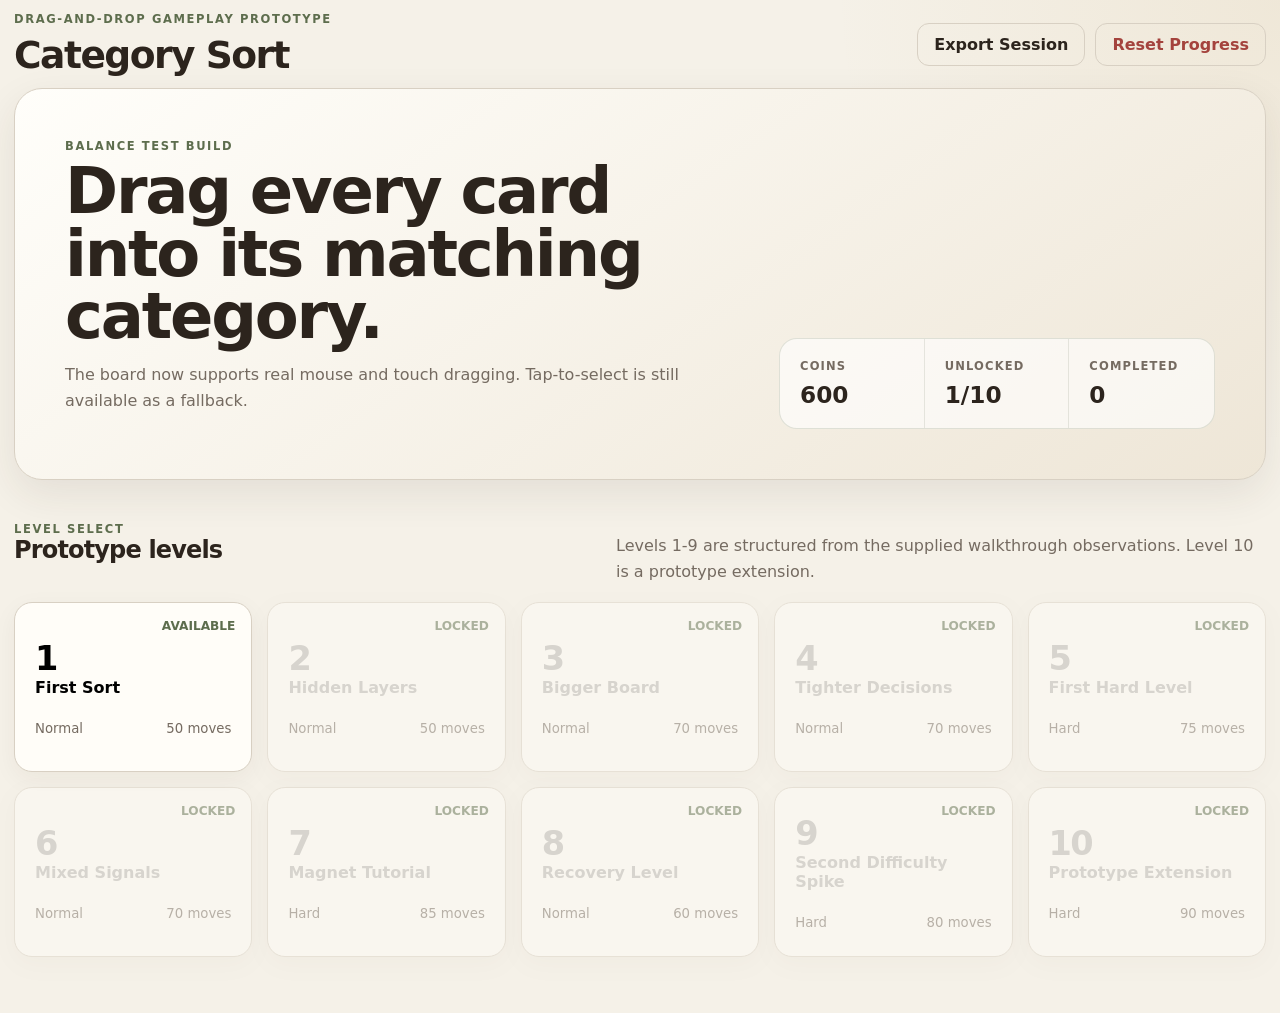
<file: index.html>
<!DOCTYPE html>
<html lang="en">
<head>
  <meta charset="UTF-8" />
  <meta name="viewport" content="width=device-width, initial-scale=1.0, maximum-scale=1.0" />
  <meta name="description" content="Drag-and-drop Category Sort gameplay prototype for level design and balance testing." />
  <title>Category Sort - Drag Prototype</title>
  <link rel="stylesheet" href="style.css" />
</head>
<body>
  <div class="app-shell">
    <header class="topbar">
      <div>
        <p class="eyebrow">DRAG-AND-DROP GAMEPLAY PROTOTYPE</p>
        <h1>Category Sort</h1>
      </div>
      <div class="topbar-actions">
        <button id="exportBtn" class="button ghost">Export Session</button>
        <button id="resetProgressBtn" class="button danger ghost">Reset Progress</button>
      </div>
    </header>

    <main>
      <section id="homeScreen" class="screen active">
        <div class="hero-card">
          <div>
            <p class="eyebrow">BALANCE TEST BUILD</p>
            <h2>Drag every card into its matching category.</h2>
            <p class="muted">The board now supports real mouse and touch dragging. Tap-to-select is still available as a fallback.</p>
          </div>
          <div class="hero-stats">
            <div><span>Coins</span><strong id="homeCoins">0</strong></div>
            <div><span>Unlocked</span><strong id="homeUnlocked">1/10</strong></div>
            <div><span>Completed</span><strong id="homeCompleted">0</strong></div>
          </div>
        </div>

        <div class="section-heading">
          <div>
            <p class="eyebrow">LEVEL SELECT</p>
            <h2>Prototype levels</h2>
          </div>
          <p class="muted">Levels 1-9 are structured from the supplied walkthrough observations. Level 10 is a prototype extension.</p>
        </div>
        <div id="levelGrid" class="level-grid"></div>
      </section>

      <section id="gameScreen" class="screen">
        <div class="game-board">
          <div class="game-header">
            <button id="backBtn" class="board-icon-button" aria-label="Back to levels">←</button>
            <div class="coin-chip"><span class="coin-symbol">●</span><strong id="coinsValue">0</strong></div>
            <div class="move-chip">Moves <strong id="movesValue">0/0</strong></div>
            <div class="deck-chip" aria-label="Cards remaining">
              <span class="mini-blue-card"></span>
              <strong id="remainingCards">0</strong>
            </div>
          </div>

          <div class="level-heading">
            <span id="difficultyBadge" class="badge">NORMAL</span>
            <h2 id="levelTitle">Level 1</h2>
            <span class="time-chip">Time <strong id="timeValue">00:00</strong></span>
          </div>

          <div id="messageBar" class="message-bar" aria-live="polite">Drag the top card to a matching category.</div>

          <section class="board-section categories-section">
            <div class="board-section-heading">
              <span>Target categories</span>
              <small>Drop matching cards onto the yellow piles</small>
            </div>
            <div id="categoryArea" class="category-area"></div>
          </section>

          <section class="board-section stacks-section">
            <div class="board-section-heading">
              <span>Card stacks</span>
              <small>Only the visible top card can be moved</small>
            </div>
            <div id="stackArea" class="stack-area"></div>
          </section>

          <section class="board-section temp-section">
            <div class="board-section-heading">
              <span>Free slots</span>
              <small>Use them to reveal deeper cards</small>
            </div>
            <div id="tempArea" class="temp-area"></div>
          </section>

          <section class="booster-bar">
            <button id="hintBtn" class="booster-button">
              <span class="booster-icon">💡</span>
              <span><strong>Hint</strong><small id="hintPrice">300 coins</small></span>
            </button>
            <button id="undoBtn" class="booster-button">
              <span class="booster-icon">↶</span>
              <span><strong>Undo</strong><small id="undoPrice">200 coins</small></span>
            </button>
            <button id="magnetBtn" class="booster-button">
              <span class="booster-icon">🧲</span>
              <span><strong>Magnet</strong><small id="magnetCount">3 free</small></span>
            </button>
            <button id="restartBtn" class="booster-button secondary">
              <span class="booster-icon">⟳</span>
              <span><strong>Restart</strong><small>Reset level</small></span>
            </button>
          </section>
        </div>
      </section>
    </main>
  </div>

  <div id="resultModal" class="modal" aria-hidden="true">
    <div class="modal-card">
      <p id="resultEyebrow" class="eyebrow">LEVEL COMPLETE</p>
      <h2 id="resultTitle">Great work!</h2>
      <div id="resultStats" class="result-stats"></div>
      <div class="reward-box">
        <span>Base reward</span>
        <strong id="rewardValue">+30 coins</strong>
      </div>
      <div class="modal-actions">
        <button id="doubleRewardBtn" class="button primary">Simulate x2 Reward</button>
        <button id="nextLevelBtn" class="button">Next Level</button>
        <button id="retryBtn" class="button">Retry</button>
        <button id="modalLevelsBtn" class="button ghost">Level Select</button>
      </div>
    </div>
  </div>

  <script src="data/levels.js"></script>
  <script src="game.js"></script>
</body>
</html>
</file>
<file: style.css>
:root {
  --page-bg: #f5f1e8;
  --surface: #fffdf8;
  --ink: #2c241d;
  --muted: #756b61;
  --border: #d8d0c3;
  --accent: #5d6d4d;
  --accent-dark: #3f4c34;
  --gold: #f1b400;
  --danger: #a4433d;
  --card-w: clamp(78px, 9vw, 98px);
  --card-h: calc(var(--card-w) * 1.34);
  --board-shadow: 0 22px 70px rgba(68, 34, 10, .24);
}

* { box-sizing: border-box; }
html { -webkit-text-size-adjust: 100%; }
body {
  margin: 0;
  min-height: 100vh;
  background:
    radial-gradient(circle at top right, rgba(180, 136, 55, .09), transparent 28rem),
    var(--page-bg);
  color: var(--ink);
  font-family: Inter, ui-sans-serif, system-ui, -apple-system, BlinkMacSystemFont, "Segoe UI", sans-serif;
}
button { font: inherit; }
button:focus-visible { outline: 3px solid rgba(93, 109, 77, .3); outline-offset: 3px; }

.app-shell { width: min(1400px, calc(100% - 28px)); margin: 0 auto; padding-bottom: 56px; }
.topbar {
  min-height: 88px;
  display: flex;
  align-items: center;
  justify-content: space-between;
  gap: 24px;
}
h1, h2, h3, p { margin-top: 0; }
h1 { margin-bottom: 0; font-size: clamp(1.7rem, 3vw, 2.35rem); letter-spacing: -.04em; }
h2 { letter-spacing: -.035em; }
.eyebrow { margin-bottom: 7px; color: var(--accent); font-size: .72rem; font-weight: 850; letter-spacing: .14em; }
.muted { color: var(--muted); line-height: 1.6; }
.screen { display: none; }
.screen.active { display: block; }
.topbar-actions, .modal-actions { display: flex; flex-wrap: wrap; gap: 10px; }
.button {
  border: 1px solid var(--border);
  border-radius: 12px;
  padding: 11px 16px;
  background: var(--surface);
  color: var(--ink);
  cursor: pointer;
  font-weight: 760;
  transition: transform .15s ease, border-color .15s ease, background .15s ease;
}
.button:hover { transform: translateY(-1px); border-color: #b8ad9d; }
.button.primary { background: var(--accent); color: #fff; border-color: var(--accent); }
.button.ghost { background: transparent; }
.button.danger { color: var(--danger); }
.button:disabled { cursor: not-allowed; opacity: .45; transform: none; }

/* Home */
.hero-card {
  display: grid;
  grid-template-columns: 1.4fr .9fr;
  gap: 36px;
  padding: clamp(26px, 5vw, 50px);
  border: 1px solid var(--border);
  border-radius: 28px;
  background: linear-gradient(145deg, #fffefa, #eee6d7);
  box-shadow: 0 14px 40px rgba(55, 44, 29, .09);
}
.hero-card h2 { max-width: 800px; margin-bottom: 14px; font-size: clamp(2rem, 5vw, 4rem); line-height: .98; }
.hero-stats { display: grid; grid-template-columns: repeat(3, 1fr); align-self: end; border: 1px solid rgba(93, 109, 77, .18); border-radius: 18px; overflow: hidden; background: rgba(255,255,255,.62); }
.hero-stats div { padding: 20px; border-right: 1px solid rgba(93, 109, 77, .14); }
.hero-stats div:last-child { border-right: 0; }
.hero-stats span { display: block; color: var(--muted); font-size: .72rem; text-transform: uppercase; letter-spacing: .1em; font-weight: 800; }
.hero-stats strong { display: block; margin-top: 8px; font-size: 1.45rem; }
.section-heading { display: flex; justify-content: space-between; align-items: end; gap: 24px; margin: 42px 0 18px; }
.section-heading p { max-width: 650px; margin-bottom: 0; }
.level-grid { display: grid; grid-template-columns: repeat(auto-fit, minmax(205px, 1fr)); gap: 15px; }
.level-card {
  position: relative;
  min-height: 170px;
  padding: 20px;
  border: 1px solid var(--border);
  border-radius: 18px;
  background: var(--surface);
  box-shadow: 0 7px 24px rgba(55,44,29,.05);
  cursor: pointer;
  text-align: left;
}
.level-card:hover:not(:disabled) { transform: translateY(-2px); border-color: #a99d8b; }
.level-card:disabled { cursor: not-allowed; opacity: .48; }
.level-card .level-number { font-size: 2.1rem; font-weight: 850; letter-spacing: -.05em; }
.level-card .level-meta { margin-top: 24px; display: flex; justify-content: space-between; color: var(--muted); font-size: .83rem; }
.level-card .level-state { position: absolute; top: 16px; right: 16px; font-weight: 800; color: var(--accent); font-size: .76rem; }

/* Wood game board */
.game-board {
  position: relative;
  width: min(1040px, 100%);
  margin: 0 auto;
  padding: 20px clamp(14px, 3vw, 32px) 28px;
  border: 5px solid #8e4519;
  border-radius: 28px;
  overflow: hidden;
  background:
    linear-gradient(90deg, transparent 0 49.5%, rgba(90,38,8,.08) 49.7% 50.2%, transparent 50.4%),
    repeating-linear-gradient(90deg, rgba(255,255,255,.025) 0 2px, rgba(92,40,10,.025) 2px 5px),
    linear-gradient(180deg, #c86b25 0%, #bd5d1f 48%, #aa4e18 100%);
  box-shadow: var(--board-shadow), inset 0 0 0 2px rgba(255,211,139,.18);
}
.game-board::before {
  content: "";
  position: absolute;
  inset: 0;
  pointer-events: none;
  opacity: .22;
  background:
    radial-gradient(ellipse at 20% 12%, rgba(255,218,158,.36), transparent 34%),
    repeating-linear-gradient(0deg, transparent 0 42px, rgba(81,31,6,.16) 43px, transparent 45px);
}
.game-board > * { position: relative; z-index: 1; }
.game-header {
  display: grid;
  grid-template-columns: auto auto 1fr auto;
  align-items: center;
  gap: 12px;
  min-height: 50px;
}
.board-icon-button {
  width: 44px;
  height: 44px;
  border: 3px solid #fff6be;
  border-radius: 12px;
  background: linear-gradient(#fff59a, #ffc31e);
  box-shadow: 0 4px 0 #d87909, 0 6px 7px rgba(80,31,5,.28);
  color: #5a371b;
  font-size: 1.4rem;
  font-weight: 900;
  cursor: pointer;
}
.coin-chip, .move-chip, .time-chip {
  display: inline-flex;
  align-items: center;
  gap: 7px;
  min-height: 36px;
  padding: 7px 14px;
  border-radius: 14px;
  color: #fff;
  font-weight: 850;
  text-shadow: 0 2px 1px rgba(70,27,4,.5);
}
.coin-chip { justify-self: start; background: rgba(117,47,13,.72); }
.coin-symbol { display: grid; place-items: center; width: 22px; height: 22px; border-radius: 50%; background: #ffc214; color: #ffdf68; border: 2px solid #f18b00; }
.move-chip { justify-self: center; min-width: 160px; justify-content: center; background: linear-gradient(#ff9c4c,#ed6e25); border: 2px solid rgba(255,190,115,.55); box-shadow: inset 0 1px 0 rgba(255,255,255,.32); font-size: 1.05rem; }
.deck-chip { position: relative; width: 62px; height: 70px; display: grid; place-items: center; }
.mini-blue-card {
  width: 48px;
  height: 64px;
  border: 4px solid #fff;
  border-radius: 8px;
  background: linear-gradient(145deg,#2b8eff,#0965e4);
  box-shadow: 0 4px 0 #cbd5e5, 0 6px 8px rgba(60,28,8,.25), inset 0 0 0 2px rgba(255,255,255,.12);
}
.deck-chip strong {
  position: absolute;
  top: 0;
  right: 0;
  min-width: 25px;
  height: 25px;
  display: grid;
  place-items: center;
  padding: 0 5px;
  border-radius: 9px;
  background: #fff;
  color: #241b15;
  font-size: .8rem;
  box-shadow: 0 2px 4px rgba(0,0,0,.2);
}
.level-heading { display: flex; align-items: center; justify-content: center; gap: 10px; flex-wrap: wrap; margin: 2px 0 10px; color: #f8c169; text-align: center; text-shadow: 0 3px 0 #723108, 0 4px 2px rgba(66,25,5,.4); }
.level-heading h2 { margin: 0; font-size: clamp(1.4rem, 3.2vw, 2.05rem); }
.badge { padding: 5px 9px; border-radius: 8px; background: #eaff47; color: #2c260f; font-size: .66rem; letter-spacing: .06em; font-weight: 900; text-shadow: none; box-shadow: 0 2px 0 #b38b00; }
.badge.hard { background: #ffcc29; color: #61250b; }
.time-chip { min-height: 28px; padding: 4px 9px; background: rgba(112,43,11,.54); font-size: .72rem; }
.message-bar {
  max-width: 760px;
  margin: 0 auto 18px;
  padding: 9px 14px;
  border-radius: 12px;
  background: rgba(255,248,215,.9);
  color: #613413;
  text-align: center;
  font-weight: 780;
  box-shadow: 0 3px 0 rgba(116,47,9,.28);
}
.message-bar.warning { background: #fff0ad; color: #73430e; }
.message-bar.error { background: #ffd6ce; color: #8d3028; animation: barShake .28s ease; }
@keyframes barShake { 25% { transform: translateX(-5px); } 75% { transform: translateX(5px); } }

.board-section { margin-top: 15px; }
.board-section-heading { display: flex; justify-content: space-between; align-items: baseline; gap: 12px; margin-bottom: 11px; color: #ffe7b6; text-shadow: 0 2px 0 rgba(99,37,5,.8); }
.board-section-heading span { font-weight: 900; letter-spacing: .02em; }
.board-section-heading small { opacity: .78; }
.category-area, .stack-area, .temp-area { display: grid; justify-content: center; align-items: end; }
.category-area { grid-template-columns: repeat(auto-fit, minmax(96px, 1fr)); gap: 22px 12px; padding-top: 23px; }
.stack-area { grid-template-columns: repeat(auto-fit, minmax(90px, 1fr)); gap: 16px 10px; }
.temp-area { grid-template-columns: repeat(auto-fit, var(--card-w)); gap: 14px; }

/* Card silhouette copied from the supplied gameplay: portrait white tile, rounded corners,
   pale-blue lower card layer, small drop shadow. */
.sort-card {
  position: relative;
  width: var(--card-w);
  height: var(--card-h);
  display: grid;
  place-items: center;
  padding: 9px;
  border: 2px solid #e6ebf3;
  border-radius: 11px;
  background: linear-gradient(180deg, #fff 0%, #f8faff 100%);
  color: #42352a;
  box-shadow: 0 5px 0 #dbe2ee, 0 7px 4px rgba(65,28,6,.34), inset 0 1px 0 #fff;
  font-weight: 880;
  line-height: 1.05;
  text-align: center;
  overflow: hidden;
  user-select: none;
  -webkit-user-select: none;
}
.sort-card .card-text { display: -webkit-box; -webkit-line-clamp: 4; -webkit-box-orient: vertical; overflow: hidden; font-size: clamp(.67rem, 1.5vw, .86rem); }
.sort-card .drag-grip { position: absolute; top: 5px; left: 50%; transform: translateX(-50%); width: 24px; height: 3px; border-radius: 99px; background: #e8edf4; }
.source-card { cursor: grab; touch-action: none; transition: transform .12s ease, box-shadow .12s ease, filter .12s ease; }
.source-card:hover { transform: translateY(-4px) scale(1.015); box-shadow: 0 7px 0 #dbe2ee, 0 12px 10px rgba(65,28,6,.34); }
.source-card:active { cursor: grabbing; }
.source-card.selected { outline: 4px solid rgba(255,230,68,.82); outline-offset: 3px; }
.source-card.hinted { animation: hintPulse .8s ease-in-out infinite alternate; }
.source-card.dragging-source { opacity: .32; filter: grayscale(.2); transform: scale(.96); }
@keyframes hintPulse { to { transform: translateY(-5px) scale(1.04); box-shadow: 0 6px 0 #dbe2ee, 0 0 0 7px rgba(255,226,51,.34), 0 12px 10px rgba(65,28,6,.35); } }

.card-stack { min-width: 0; display: grid; justify-items: center; }
.stack-shell { position: relative; width: var(--card-w); height: calc(var(--card-h) + 12px); }
.stack-layer {
  position: absolute;
  left: 0;
  width: var(--card-w);
  height: var(--card-h);
  border: 2px solid #e4e9f2;
  border-radius: 11px;
  background: #fbfdff;
  box-shadow: 0 3px 0 #cdd6e4, 0 5px 4px rgba(65,28,6,.2);
}
.stack-layer.layer-1 { top: 6px; z-index: 1; }
.stack-layer.layer-2 { top: 11px; z-index: 0; }
.stack-shell .sort-card { position: absolute; top: 0; left: 0; z-index: 3; }
.stack-count {
  position: absolute;
  top: -8px;
  right: -7px;
  z-index: 7;
  min-width: 23px;
  height: 23px;
  display: grid;
  place-items: center;
  padding: 0 5px;
  border-radius: 9px;
  background: #fff;
  color: #261b14;
  font-size: .72rem;
  font-weight: 900;
  box-shadow: 0 2px 4px rgba(0,0,0,.25);
}
.empty-stack { width: var(--card-w); height: var(--card-h); border: 2px dashed rgba(255,230,188,.32); border-radius: 11px; display: grid; place-items: center; color: rgba(255,240,215,.58); font-size: .72rem; }

/* Yellow category pile */
.category-target {
  position: relative;
  width: var(--card-w);
  height: var(--card-h);
  justify-self: center;
  padding: 0;
  border: 5px solid #ffd916;
  border-radius: 12px;
  background: #ffea35;
  box-shadow: 0 5px 0 #b97600, 0 8px 5px rgba(65,28,6,.34);
  cursor: pointer;
  overflow: visible;
  transition: transform .14s ease, filter .14s ease, box-shadow .14s ease;
}
.category-tab {
  position: absolute;
  left: 50%;
  top: -27px;
  transform: translateX(-50%);
  max-width: calc(var(--card-w) + 14px);
  min-width: 72%;
  padding: 4px 7px 5px;
  border-radius: 9px 9px 3px 3px;
  background: #ffe427;
  color: #3b2608;
  box-shadow: 0 -1px 0 #fff583, 0 2px 0 #ba7900;
  font-size: clamp(.58rem, 1.25vw, .74rem);
  font-weight: 950;
  line-height: 1;
  white-space: nowrap;
  overflow: hidden;
  text-overflow: ellipsis;
}
.category-card {
  position: absolute;
  inset: 2px;
  display: grid;
  place-items: center;
  padding: 20px 7px 8px;
  border: 2px solid #e5eaf2;
  border-radius: 7px;
  background: linear-gradient(#fff,#f8faff);
  color: #44352a;
  overflow: hidden;
}
.category-progress { position: absolute; top: 5px; left: 7px; font-size: .72rem; font-weight: 950; }
.category-star { color: #ffc400; margin-left: 2px; }
.category-display { font-size: clamp(.63rem, 1.45vw, .82rem); font-weight: 850; line-height: 1.05; text-align: center; }
.category-target.complete { filter: saturate(.78); }
.category-target.complete .category-card { background: linear-gradient(#f5ffe9,#e8f6d8); }
.category-target.drop-valid, .temp-slot.drop-valid { transform: translateY(-6px) scale(1.055); box-shadow: 0 6px 0 #8f6600, 0 0 0 7px rgba(236,255,93,.45), 0 13px 10px rgba(65,28,6,.32); }
.category-target.drop-invalid { animation: targetReject .25s ease; filter: saturate(.65) brightness(.9); }
@keyframes targetReject { 30% { transform: translateX(-5px) rotate(-2deg); } 70% { transform: translateX(5px) rotate(2deg); } }

/* Free slots */
.temp-slot {
  position: relative;
  width: var(--card-w);
  height: var(--card-h);
  padding: 0;
  border: 2px solid rgba(255,201,140,.34);
  border-radius: 11px;
  background: rgba(122,52,14,.34);
  box-shadow: inset 0 1px 0 rgba(255,255,255,.12);
  color: rgba(255,244,217,.92);
  cursor: pointer;
  transition: transform .14s ease, box-shadow .14s ease, background .14s ease;
}
.temp-slot.empty::before { content: ""; position: absolute; top: 30%; left: 50%; width: 32px; height: 32px; transform: translate(-50%,-50%); border-radius: 50%; border: 5px dotted rgba(72,34,12,.62); }
.temp-slot.empty::after { content: "Free"; position: absolute; left: 0; right: 0; bottom: 18px; text-align: center; font-size: .8rem; font-weight: 900; text-shadow: 0 2px 0 rgba(70,25,5,.55); }
.temp-slot.occupied { border: 0; background: transparent; box-shadow: none; overflow: visible; }
.temp-slot.occupied .sort-card { position: absolute; inset: 0; }
.temp-slot.selected .sort-card { outline: 4px solid rgba(255,230,68,.82); outline-offset: 3px; }
.temp-slot.hinted .sort-card { animation: hintPulse .8s ease-in-out infinite alternate; }
.temp-slot.drop-invalid { animation: targetReject .25s ease; }

/* Pointer drag ghost */
.drag-ghost {
  position: fixed;
  z-index: 9999;
  left: 0;
  top: 0;
  pointer-events: none;
  transform: translate(-50%, -50%) rotate(2deg) scale(1.06);
  opacity: .96;
  filter: drop-shadow(0 16px 12px rgba(52,22,5,.35));
  will-change: left, top;
}
.drag-ghost .sort-card { transform: none; box-shadow: 0 5px 0 #dbe2ee, 0 10px 7px rgba(65,28,6,.32); }
body.drag-active { cursor: grabbing; overflow-x: hidden; }

/* Boosters */
.booster-bar { display: grid; grid-template-columns: repeat(4, minmax(0, 1fr)); gap: 10px; margin-top: 22px; }
.booster-button {
  display: flex;
  align-items: center;
  justify-content: center;
  gap: 8px;
  min-height: 64px;
  padding: 8px;
  border: 4px solid #ffec70;
  border-radius: 15px;
  background: linear-gradient(#fff9a7,#ffc522);
  color: #4a2a0d;
  box-shadow: 0 5px 0 #cf7300, 0 8px 5px rgba(65,28,6,.3);
  cursor: pointer;
  text-align: left;
}
.booster-button:hover:not(:disabled) { transform: translateY(-2px); }
.booster-button:disabled { opacity: .48; cursor: not-allowed; filter: grayscale(.4); }
.booster-icon { display: grid; place-items: center; width: 38px; height: 38px; border-radius: 10px; background: #fff; border: 2px solid #f2d034; font-size: 1.2rem; }
.booster-button strong { display: block; }
.booster-button small { display: block; margin-top: 2px; color: #74420f; font-size: .69rem; }

/* Modal */
.modal { position: fixed; inset: 0; z-index: 10000; display: none; place-items: center; padding: 20px; background: rgba(30,28,24,.58); }
.modal.open { display: grid; }
.modal-card { width: min(560px, 100%); padding: 30px; border-radius: 22px; background: var(--surface); box-shadow: 0 24px 80px rgba(0,0,0,.22); }
.modal-card h2 { font-size: 2rem; }
.result-stats { display: grid; grid-template-columns: repeat(3, 1fr); gap: 9px; margin: 20px 0; }
.result-stats div, .reward-box { padding: 14px; border: 1px solid var(--border); border-radius: 12px; background: #faf7f1; }
.result-stats span, .reward-box span { display: block; color: var(--muted); font-size: .72rem; text-transform: uppercase; letter-spacing: .08em; font-weight: 800; }
.result-stats strong, .reward-box strong { display: block; margin-top: 6px; }
.reward-box { margin-bottom: 20px; display: flex; align-items: center; justify-content: space-between; }
.reward-box strong { margin: 0; color: #b17a00; font-size: 1.3rem; }

@media (max-width: 900px) {
  :root { --card-w: clamp(74px, 13vw, 92px); }
  .hero-card { grid-template-columns: 1fr; }
  .category-area { grid-template-columns: repeat(auto-fit, minmax(86px, 1fr)); }
  .stack-area { grid-template-columns: repeat(auto-fit, minmax(82px, 1fr)); }
}
@media (max-width: 650px) {
  :root { --card-w: clamp(68px, 20vw, 82px); }
  .app-shell { width: min(100% - 12px, 1400px); }
  .topbar, .section-heading { align-items: flex-start; flex-direction: column; }
  .topbar { padding: 12px 4px; }
  .topbar-actions { width: 100%; }
  .topbar-actions .button { flex: 1; }
  .hero-stats { grid-template-columns: 1fr; }
  .hero-stats div { border-right: 0; border-bottom: 1px solid rgba(93,109,77,.14); }
  .hero-stats div:last-child { border-bottom: 0; }
  .game-board { padding: 14px 8px 22px; border-width: 3px; border-radius: 20px; }
  .game-header { grid-template-columns: auto 1fr auto; }
  .coin-chip { display: none; }
  .move-chip { min-width: 0; width: 100%; }
  .level-heading .time-chip { display: none; }
  .board-section-heading { justify-content: center; text-align: center; }
  .board-section-heading small { display: none; }
  .category-area { grid-template-columns: repeat(3, var(--card-w)); gap: 22px 8px; }
  .stack-area { grid-template-columns: repeat(4, var(--card-w)); gap: 14px 6px; }
  .temp-area { gap: 9px; }
  .booster-bar { grid-template-columns: repeat(2, 1fr); }
  .booster-button { min-height: 58px; }
  .result-stats { grid-template-columns: 1fr; }
}
@media (max-width: 390px) {
  :root { --card-w: 70px; }
  .category-area { grid-template-columns: repeat(3, var(--card-w)); }
  .stack-area { grid-template-columns: repeat(4, var(--card-w)); }
  .category-target, .sort-card, .temp-slot { border-radius: 9px; }
}
</file>
